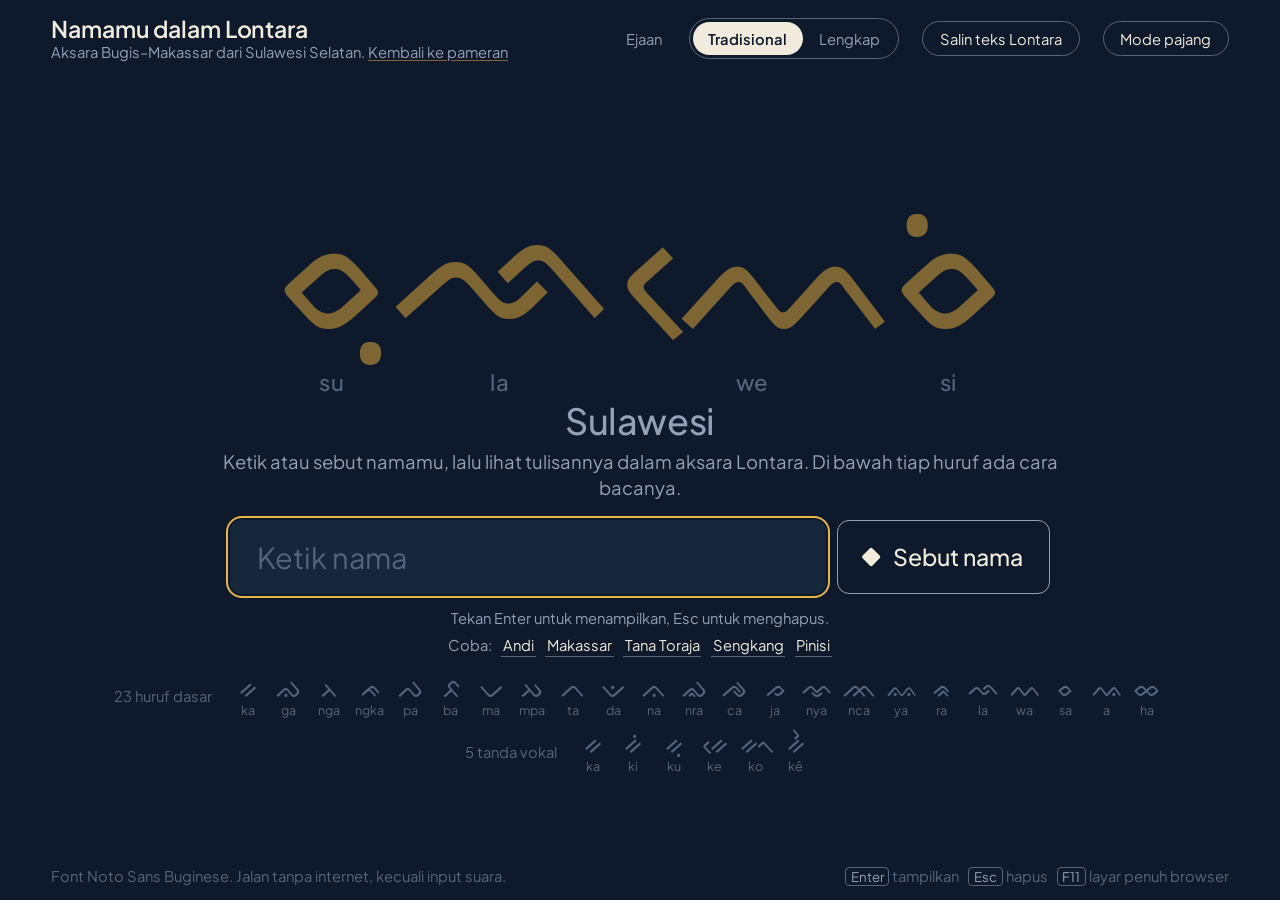
<file: lontara/index.html>
<!doctype html>
<html lang="id">
<head>
<meta charset="utf-8">
<meta name="viewport" content="width=device-width, initial-scale=1">
<title>Namamu dalam Lontara</title>
<meta name="description" content="Ketik atau sebut namamu, lalu lihat tulisannya dalam aksara Lontara, aksara Bugis–Makassar dari Sulawesi Selatan.">
<style>
@font-face{
  font-family:"Plus Jakarta Sans";
  src:url([data-uri]) format("woff2");
  font-weight:200 800;font-style:normal;font-display:block;
}
@font-face{
  font-family:"Noto Sans Buginese";
  src:url([data-uri]) format("woff2");
  font-weight:400;font-style:normal;font-display:block;
}

:root{
  --laut:#0E1A2B;
  --kayu:#16263B;
  --kayu-2:#213852;
  --emas:#E6B64C;
  --emas-redup:#7D6633;
  --kapas:#F1EBDD;
  --kabut:#93A1B8;
  --kabut-2:#55657E;
  --sutra:#E24D8B;
  --fs-0:.8rem;
  --fs-1:1rem;
  --fs-2:1.25rem;
  --fs-3:1.5625rem;
  --fs-4:1.953rem;
  --radius:12px;
  --script:"Noto Sans Buginese","Leelawadee UI","Noto Sans","Segoe UI",sans-serif;
}

*{box-sizing:border-box}
html{font-size:clamp(16px,1.05vw + 5px,26px);-webkit-text-size-adjust:100%}
body{
  margin:0;min-height:100vh;min-height:100dvh;
  display:flex;flex-direction:column;
  background:var(--laut);color:var(--kapas);
  font-family:"Plus Jakarta Sans",system-ui,-apple-system,"Segoe UI",sans-serif;
  font-weight:400;line-height:1.5;
}
button{font:inherit;color:inherit;cursor:pointer}
:focus-visible{outline:2px solid var(--emas);outline-offset:3px}

/* ---------- Baris atas ---------- */
.bar{
  display:flex;align-items:center;justify-content:space-between;gap:.75rem 2rem;flex-wrap:wrap;
  padding:.8rem 4vw .2rem;
}
.bar-title{display:flex;flex-direction:column;gap:.05rem}
.bar-title h1{margin:0;font-size:var(--fs-2);font-weight:600;letter-spacing:-.005em;line-height:1.2}
.bar-title p{margin:0;font-size:var(--fs-0);color:var(--kabut);line-height:1.3}
.bar-title a{color:inherit;text-decoration:underline;text-decoration-color:var(--emas-redup);text-underline-offset:.15em}
.bar-title a:hover{color:var(--emas)}
.bar-tools{display:flex;align-items:center;gap:.75rem 1.25rem;flex-wrap:wrap}

.seg{display:inline-flex;align-items:center;gap:.6rem;font-size:var(--fs-0);color:var(--kabut)}
.seg-pills{display:inline-flex;padding:3px;border:1px solid var(--kabut-2);border-radius:999px}
.seg label{position:relative}
.seg input{position:absolute;inset:0;opacity:0;margin:0;cursor:pointer}
.seg span{display:block;padding:.28rem .85rem;border-radius:999px;color:var(--kabut);transition:background .15s,color .15s}
.seg input:checked+span{background:var(--kapas);color:var(--laut);font-weight:600}
.seg input:focus-visible+span{outline:2px solid var(--emas);outline-offset:2px}

.btn-quiet{
  background:none;border:1px solid var(--kabut-2);border-radius:999px;
  padding:.3rem .9rem;font-size:var(--fs-0);color:var(--kapas);
}
.btn-quiet:hover{border-color:var(--kabut)}
.btn-quiet[data-done="1"]{border-color:var(--emas);color:var(--emas)}

/* ---------- Panggung ---------- */
.stage{
  flex:1;display:flex;flex-direction:column;justify-content:center;align-items:center;
  width:min(1600px,100%);margin:0 auto;padding:.4rem 4vw .6rem;gap:.75rem;
}
.hero{width:100%;text-align:center}
.hero-row{
  display:flex;flex-wrap:wrap;justify-content:center;align-items:flex-end;
  column-gap:.55em;row-gap:.1em;
  font-size:120px; /* dihitung ulang lewat JS */
  min-height:1.45em;
}
.word{display:inline-flex;align-items:flex-end}
.cell{display:flex;flex-direction:column;align-items:center;padding:0 .035em}
.glyph{
  font-family:var(--script);color:var(--emas);
  line-height:1.22;white-space:nowrap;
}
.gloss{
  font-size:max(13px,.13em);line-height:1.2;color:var(--kabut);
  margin-top:-.15em;font-weight:500;letter-spacing:.01em;white-space:nowrap;
}
.hero.is-demo .glyph{color:var(--emas-redup)}
.hero.is-demo .gloss{color:var(--kabut-2)}
.hero-name{
  margin:.2rem 0 0;font-size:var(--fs-4);font-weight:500;letter-spacing:-.01em;line-height:1.2;
}
.hero.is-demo .hero-name{color:var(--kabut)}
.note{
  margin:.35rem auto 0;max-width:62ch;font-size:var(--fs-1);color:var(--kabut);line-height:1.45;
}
.note b{color:var(--kapas);font-weight:600}

@keyframes write{
  from{opacity:0;transform:translateY(.06em) scale(.94)}
  to{opacity:1;transform:none}
}
.cell.in{animation:write .45s cubic-bezier(.2,.7,.2,1) both}

/* ---------- Masukan ---------- */
.entry{display:flex;gap:.6rem;width:min(820px,100%);margin-top:.25rem}
.field{flex:1;position:relative;min-width:0}
.field input{
  width:100%;font:inherit;font-size:var(--fs-3);font-weight:500;
  padding:.5em 2.2em .5em .9em;
  background:var(--kayu);color:var(--kapas);
  border:1px solid var(--kabut-2);border-radius:var(--radius);
  caret-color:var(--emas);
}
.field input::placeholder{color:var(--kabut-2);font-weight:400}
.field input:focus{outline:2px solid var(--emas);outline-offset:2px;border-color:transparent}
.clear{
  position:absolute;right:.45em;top:50%;transform:translateY(-50%);
  width:2em;height:2em;border:0;border-radius:50%;background:none;color:var(--kabut);
  font-size:var(--fs-2);line-height:1;display:grid;place-items:center;
}
.clear:hover{background:var(--kayu-2);color:var(--kapas)}
.clear[hidden]{display:none}

.mic{
  display:inline-flex;align-items:center;gap:.6em;
  padding:0 1.15em;border:1px solid var(--kabut);border-radius:var(--radius);
  background:transparent;color:var(--kapas);font-size:var(--fs-2);font-weight:500;white-space:nowrap;
  transition:border-color .15s,color .15s,background .15s;
}
.mic:hover{background:var(--kayu)}
.mic:disabled{cursor:not-allowed;color:var(--kabut-2);border-color:var(--kabut-2)}
.rhomb{width:.62em;height:.62em;flex:none;transform:rotate(45deg);background:currentColor;border-radius:2px}
.mic.is-listening{color:var(--sutra);border-color:var(--sutra);background:rgba(226,77,139,.08)}
@keyframes breathe{
  0%,100%{transform:rotate(45deg) scale(1);opacity:1}
  50%{transform:rotate(45deg) scale(1.35);opacity:.55}
}
.mic.is-listening .rhomb{animation:breathe 1.1s ease-in-out infinite}

.hint{
  margin:0;font-size:var(--fs-0);color:var(--kabut);text-align:center;max-width:72ch;line-height:1.4;
}
.hint[data-kind="error"]{color:var(--kapas)}
.chips{
  margin:-.45rem 0 0;font-size:var(--fs-0);color:var(--kabut);
  display:flex;flex-wrap:wrap;justify-content:center;gap:.25rem .5rem;align-items:baseline;
}
.chip{
  background:none;border:0;padding:0 .1rem;color:var(--kapas);
  border-bottom:1px solid var(--kabut-2);line-height:1.3;
}
.chip:hover{border-bottom-color:var(--emas);color:var(--emas)}

/* ---------- Bagan huruf ---------- */
.chart{
  display:flex;flex-wrap:wrap;justify-content:center;gap:.4rem 2rem;
  width:100%;margin-top:.1rem;
}
.chart-group{display:flex;align-items:center;gap:.9rem;flex-wrap:wrap;justify-content:center}
.chart-cap{margin:0;font-size:var(--fs-0);color:var(--kabut-2);white-space:nowrap}
.chart ul{list-style:none;margin:0;padding:0;display:flex;flex-wrap:wrap;gap:.15rem;justify-content:center}
.chart li{
  display:flex;flex-direction:column;align-items:center;justify-content:flex-end;
  min-width:2.05rem;padding:.1rem .25rem .15rem;border-radius:8px;color:var(--kabut-2);
  transition:background .2s,color .2s;
}
.chart .g{font-family:var(--script);font-size:1.3rem;line-height:1.2;color:var(--kabut-2);transition:color .2s}
.chart .l{font-size:.68rem;line-height:1.2}
.chart li.on{background:var(--kayu);color:var(--kapas)}
.chart li.on .g{color:var(--emas)}

/* ---------- Kaki ---------- */
.foot{
  display:flex;justify-content:space-between;align-items:center;gap:.5rem 1rem;flex-wrap:wrap;
  padding:.2rem 4vw .7rem;font-size:var(--fs-0);color:var(--kabut-2);
}
.foot p{margin:0}
.foot kbd{
  font:inherit;font-size:.9em;padding:0 .35em;border:1px solid var(--kabut-2);border-radius:4px;color:var(--kabut);
}

/* ---------- Mode pajang ---------- */
body.pajang .bar,body.pajang .chart,body.pajang .foot,body.pajang .hint,body.pajang .chips{display:none}
body.pajang .stage{gap:2rem}
body.pajang .entry{opacity:.22;transition:opacity .25s}
body.pajang .entry:hover,body.pajang .entry:focus-within{opacity:1}

@media (max-width:720px){
  .entry{flex-direction:column}
  .mic{justify-content:center;padding:.6em 1em}
  .bar{padding-top:.75rem}
}
@media (prefers-reduced-motion:reduce){
  .cell.in{animation:none}
  .mic.is-listening .rhomb{animation:none;transform:rotate(45deg) scale(1.2)}
  .seg span,.mic,.chart li,.chart .g{transition:none}
}
</style>
</head>
<body>

<header class="bar">
  <div class="bar-title">
    <h1>Namamu dalam Lontara</h1>
    <p>Aksara Bugis–Makassar dari Sulawesi Selatan. <a href="../">Kembali ke pameran</a></p>
  </div>
  <div class="bar-tools">
    <div class="seg" role="radiogroup" aria-label="Ejaan">
      <span>Ejaan</span>
      <div class="seg-pills">
        <label><input type="radio" name="mode" value="trad" checked><span>Tradisional</span></label>
        <label><input type="radio" name="mode" value="full"><span>Lengkap</span></label>
      </div>
    </div>
    <button class="btn-quiet" id="btnCopy" type="button">Salin teks Lontara</button>
    <button class="btn-quiet" id="btnPajang" type="button">Mode pajang</button>
  </div>
</header>

<main class="stage">
  <section class="hero is-demo" id="hero" aria-live="polite" aria-atomic="true">
    <div class="hero-row" id="heroRow"></div>
    <p class="hero-name" id="heroName"></p>
    <p class="note" id="note"></p>
  </section>

  <form class="entry" id="form" autocomplete="off">
    <div class="field">
      <input id="nameInput" type="text" inputmode="text" maxlength="48" spellcheck="false"
             autocomplete="off" autocapitalize="words" placeholder="Ketik nama" aria-label="Nama">
      <button class="clear" id="btnClear" type="button" aria-label="Hapus nama" hidden>×</button>
    </div>
    <button class="mic" id="btnMic" type="button" aria-pressed="false">
      <span class="rhomb" aria-hidden="true"></span><span id="micLabel">Sebut nama</span>
    </button>
  </form>

  <p class="hint" id="hint"></p>
  <p class="chips" id="chips"></p>

  <section class="chart" aria-label="Huruf Lontara">
    <div class="chart-group">
      <p class="chart-cap">23 huruf dasar</p>
      <ul id="letters"></ul>
    </div>
    <div class="chart-group">
      <p class="chart-cap">5 tanda vokal</p>
      <ul id="vowels"></ul>
    </div>
  </section>
</main>

<footer class="foot">
  <p>Font Noto Sans Buginese. Jalan tanpa internet, kecuali input suara.</p>
  <p><kbd>Enter</kbd> tampilkan &nbsp; <kbd>Esc</kbd> hapus &nbsp; <kbd>F11</kbd> layar penuh browser</p>
</footer>

<script>
(function(){
'use strict';

/* ===================== Mesin alih aksara ===================== */
const LETTERS=[
  ['k','ᨀ','ka'],['g','ᨁ','ga'],['ng','ᨂ','nga'],['ngk','ᨃ','ngka'],
  ['p','ᨄ','pa'],['b','ᨅ','ba'],['m','ᨆ','ma'],['mp','ᨇ','mpa'],
  ['t','ᨈ','ta'],['d','ᨉ','da'],['n','ᨊ','na'],['nr','ᨋ','nra'],
  ['c','ᨌ','ca'],['j','ᨍ','ja'],['ny','ᨎ','nya'],['nc','ᨏ','nca'],
  ['y','ᨐ','ya'],['r','ᨑ','ra'],['l','ᨒ','la'],['w','ᨓ','wa'],
  ['s','ᨔ','sa'],['','ᨕ','a'],['h','ᨖ','ha']
];
const CONS={};LETTERS.forEach(([k,g,l])=>{CONS[k]={g,l};});
const VSIGN={a:'',i:'ᨗ',u:'ᨘ',e:'ᨙ',o:'ᨚ','ə':'ᨛ'};
const VLATIN={a:'a',i:'i',u:'u',e:'e',o:'o','ə':'ê'};
const VOWELS='aiueoə';
const isV=ch=>!!ch&&VOWELS.includes(ch);
const SUBS={f:'p',v:'w',z:'j',q:'k',kh:'k',sy:'s',sh:'s',ch:'c',th:'t',dh:'d',ph:'p',gh:'g',zh:'j'};
const DIGRAPHS=['ngk','ng','ny','mp','nr','nc','kh','sy','sh','ch','th','dh','ph','gh','zh'];
const PRENASAL=new Set(['ngk','mp','nr','nc']);

function normalize(str){
  let s=String(str||'').toLowerCase();
  s=s.replace(/[êëè]/g,'ə').replace(/é/g,'e');
  s=s.normalize('NFD').replace(/[\u0300-\u036f]/g,'');
  s=s.replace(/eu/g,'ə');          // "eu" ala Sunda: Euis, Teuku
  s=s.replace(/oe/g,'u');          // ejaan lama: Soekarno
  s=s.replace(/dj/g,'j').replace(/tj/g,'c');
  s=s.replace(/([bcdfgjklmpqrtvwxz])y(?=[aiueoə])/g,'$1i'); // Ryan, Dyah, Aditya
  s=s.replace(/y(?![aiueoə])/g,'i');                         // Rizky, Dedy, Mey
  s=s.replace(/x/g,'ks');
  s=s.replace(/['’`]/g,'');        // hamzah / glottal tidak ditulis
  s=s.replace(/[^a-zə]+/g,' ').trim();
  return s;
}

function parseWord(w){
  const toks=[];let i=0;
  while(i<w.length){
    const ch=w[i];
    if(isV(ch)){toks.push({c:null,v:ch});i++;continue;}
    let key=null;
    for(const d of DIGRAPHS){
      if(w.startsWith(d,i)){
        if(PRENASAL.has(d)&&!isV(w[i+d.length]))continue;
        key=d;break;
      }
    }
    if(!key)key=ch;
    i+=key.length;
    let sub=null,k=key;
    if(SUBS[k]){sub=[k,SUBS[k]];k=SUBS[k];}
    if(!CONS[k])continue;
    const next=w[i]||'';
    if(isV(next)){toks.push({c:k,v:next,sub});i++;}
    else toks.push({c:k,v:null,coda:true,sub});
  }
  const out=[];let gem=false;
  for(let j=0;j<toks.length;j++){
    const t=toks[j],n=toks[j+1];
    if(t.coda&&n&&n.c===t.c){gem=true;continue;} // huruf dobel ditulis sekali
    out.push(t);
  }
  out.gem=gem;
  return out;
}

function renderWord(tokens,mode){
  const cells=[],dropped=[],written=[],subs=[];
  for(const t of tokens){
    if(t.sub)subs.push(t.sub);
    if(t.coda){
      if(mode==='trad'){dropped.push(t.c);continue;}
      written.push(t.c);
      cells.push({g:CONS[t.c].g,l:CONS[t.c].l,c:t.c,v:'a'});
      continue;
    }
    const ck=t.c===null?'':t.c;
    const base=CONS[ck];
    const consLatin=ck===''?'':base.l.slice(0,-1);
    cells.push({g:base.g+VSIGN[t.v],l:consLatin+VLATIN[t.v],c:ck,v:t.v});
  }
  return {cells,dropped,written,subs,gem:!!tokens.gem};
}

function transliterate(input,mode){
  const words=normalize(input).split(' ').filter(Boolean).map(w=>renderWord(parseWord(w),mode)).filter(w=>w.cells.length);
  return words;
}

function uniq(arr){return arr.filter((x,i)=>arr.indexOf(x)===i);}
function daftar(items){
  if(items.length<=1)return items.join('');
  return items.slice(0,-1).join(', ')+' dan '+items[items.length-1];
}
function explain(words,mode){
  const dropped=uniq([].concat(...words.map(w=>w.dropped)));
  const written=uniq([].concat(...words.map(w=>w.written)));
  const subKeys=uniq([].concat(...words.map(w=>w.subs.map(s=>s[0]))));
  const gem=words.some(w=>w.gem);
  const p=[];
  if(mode==='trad'&&dropped.length){
    p.push(`Konsonan mati <b>${daftar(dropped)}</b> tidak ditulis. Lontara tidak punya tanda mati, jadi pembaca menebaknya dari konteks.`);
  }else if(mode==='full'&&written.length){
    p.push(`Konsonan mati <b>${daftar(written)}</b> ditulis ${daftar(written.map(c=>CONS[c].l))} supaya gampang dibaca; ejaan tradisional menghilangkannya.`);
  }else{
    p.push('Semua suku katanya terbuka, jadi tidak ada huruf yang perlu dihilangkan.');
  }
  if(subKeys.length){
    const to=uniq(subKeys.map(k=>SUBS[k]));
    p.push(`Lontara tidak punya huruf <b>${daftar(subKeys)}</b>, jadi ditulis ${daftar(to)}.`);
  }
  if(gem)p.push('Huruf dobel ditulis sekali.');
  return p.join(' ');
}

function titleCase(s){
  return s.trim().replace(/\s+/g,' ').split(' ').map(w=>w?w[0].toUpperCase()+w.slice(1).toLowerCase():'').join(' ');
}

/* ===================== Elemen ===================== */
const $=id=>document.getElementById(id);
const hero=$('hero'),heroRow=$('heroRow'),heroName=$('heroName'),note=$('note');
const input=$('nameInput'),btnClear=$('btnClear'),btnMic=$('btnMic'),micLabel=$('micLabel');
const hint=$('hint'),chips=$('chips'),lettersUl=$('letters'),vowelsUl=$('vowels');
const btnCopy=$('btnCopy'),btnPajang=$('btnPajang');

const DEMO='Sulawesi';
const CONTOH=['Andi','Makassar','Tana Toraja','Sengkang','Pinisi'];
let mode='trad';
let words=[];
let lastLontara='';

/* Bagan huruf */
LETTERS.forEach(([k,g,l])=>{
  const li=document.createElement('li');li.dataset.c=k;
  li.innerHTML=`<span class="g">${g}</span><span class="l">${l}</span>`;
  lettersUl.appendChild(li);
});
[['a','ᨀ','ka'],['i','ᨀᨗ','ki'],['u','ᨀᨘ','ku'],['e','ᨀᨙ','ke'],['o','ᨀᨚ','ko'],['ə','ᨀᨛ','kê']].forEach(([v,g,l])=>{
  const li=document.createElement('li');li.dataset.v=v;
  li.innerHTML=`<span class="g">${g}</span><span class="l">${l}</span>`;
  vowelsUl.appendChild(li);
});

/* Petunjuk bawaan */
const HINT_DEFAULT='Tekan Enter untuk menampilkan, Esc untuk menghapus.';
let micNote='';
function hintDefault(){
  hint.dataset.kind=micNote?'error':'';
  hint.textContent=micNote||HINT_DEFAULT;
}
function hintSay(msg,kind){
  hint.dataset.kind=kind||'';
  hint.textContent=msg;
}
(function buildChips(){
  const lead=document.createElement('span');lead.textContent='Coba:';chips.appendChild(lead);
  CONTOH.forEach(n=>{
    const b=document.createElement('button');b.type='button';b.className='chip';b.textContent=n;
    b.addEventListener('click',()=>{input.value=n;update(true);});
    chips.appendChild(b);
  });
})();
hintDefault();

/* ===================== Ukuran hero ===================== */
const canvas=document.createElement('canvas');
const ctx=canvas.getContext('2d');
let fontReady=false;
function measureEm(str){
  if(!fontReady)return 1.1;
  ctx.font='100px "Noto Sans Buginese"';
  return ctx.measureText(str).width/100;
}
function fitHero(){
  if(!words.length)return;
  const W=heroRow.clientWidth||window.innerWidth*.9;
  const pajang=document.body.classList.contains('pajang');
  const maxSize=pajang
    ?Math.min(window.innerHeight*.4,window.innerWidth*.28)
    :Math.min(window.innerHeight*.19,window.innerWidth*.19);
  const minSize=34;
  const units=words.map(w=>w.cells.reduce((a,c)=>a+Math.max(.6,measureEm(c.g))+.07,0));
  const total=units.reduce((a,b)=>a+b,0)+(words.length-1)*.55;
  const longest=Math.max(...units);
  const avail=W*.97;
  let size=Math.min(maxSize,avail/total);
  if(size<72&&words.length>1){
    for(let rows=2;rows<=Math.min(4,words.length);rows++){
      const s=Math.min(maxSize,avail/Math.max(longest,total/rows));
      if(s>size)size=s;
      if(s>=72)break;
    }
  }
  if(size<minSize)size=Math.min(minSize,avail/longest);
  heroRow.style.fontSize=Math.floor(size)+'px';
}

/* ===================== Render ===================== */
function update(animate){
  const raw=input.value;
  const isDemo=!normalize(raw);
  const src=isDemo?DEMO:raw;
  words=transliterate(src,mode);
  hero.classList.toggle('is-demo',isDemo);
  btnClear.hidden=!raw.length;

  heroRow.innerHTML='';
  let idx=0;
  const reduce=window.matchMedia('(prefers-reduced-motion: reduce)').matches;
  words.forEach(w=>{
    const wd=document.createElement('span');wd.className='word';
    w.cells.forEach(c=>{
      const cell=document.createElement('span');
      cell.className='cell'+(animate&&!reduce?' in':'');
      if(animate&&!reduce)cell.style.animationDelay=(idx*85)+'ms';
      cell.innerHTML=`<span class="glyph">${c.g}</span><span class="gloss">${c.l}</span>`;
      wd.appendChild(cell);idx++;
    });
    heroRow.appendChild(wd);
  });
  lastLontara=words.map(w=>w.cells.map(c=>c.g).join('')).join(' ');

  if(isDemo){
    heroName.textContent=DEMO;
    note.innerHTML='Ketik atau sebut namamu, lalu lihat tulisannya dalam aksara Lontara. Di bawah tiap huruf ada cara bacanya.';
  }else if(!words.length){
    heroName.textContent=titleCase(raw);
    note.innerHTML='Belum ada huruf yang bisa dibaca. Pakai huruf a sampai z saja.';
  }else{
    heroName.textContent=titleCase(raw);
    note.innerHTML=explain(words,mode);
  }

  const usedC=new Set(),usedV=new Set();
  words.forEach(w=>w.cells.forEach(c=>{usedC.add(c.c);usedV.add(c.v);}));
  lettersUl.querySelectorAll('li').forEach(li=>li.classList.toggle('on',!isDemo&&usedC.has(li.dataset.c)));
  vowelsUl.querySelectorAll('li').forEach(li=>li.classList.toggle('on',!isDemo&&usedV.has(li.dataset.v)));

  fitHero();
}

/* ===================== Kejadian ===================== */
input.addEventListener('input',()=>update(false));
$('form').addEventListener('submit',e=>{e.preventDefault();commit();});
function commit(){
  update(true);
  if(normalize(input.value))input.blur();
}
function clearAll(){
  input.value='';update(false);input.focus();
}
btnClear.addEventListener('click',clearAll);

document.querySelectorAll('input[name="mode"]').forEach(r=>{
  r.addEventListener('change',()=>{mode=r.value;update(false);});
});

btnCopy.addEventListener('click',async()=>{
  const text=lastLontara;
  let ok=false;
  try{await navigator.clipboard.writeText(text);ok=true;}
  catch(e){
    const ta=document.createElement('textarea');ta.value=text;ta.style.position='fixed';ta.style.opacity='0';
    document.body.appendChild(ta);ta.select();try{ok=document.execCommand('copy');}catch(_){}
    ta.remove();
  }
  btnCopy.textContent=ok?'Tersalin':'Gagal menyalin';
  btnCopy.dataset.done=ok?'1':'';
  setTimeout(()=>{btnCopy.textContent='Salin teks Lontara';btnCopy.dataset.done='';},1600);
});

function setPajang(on){
  document.body.classList.toggle('pajang',on);
  btnPajang.textContent=on?'Keluar mode pajang':'Mode pajang';
  if(on&&document.documentElement.requestFullscreen&&!document.fullscreenElement){
    document.documentElement.requestFullscreen().catch(()=>{});
  }else if(!on&&document.fullscreenElement&&document.exitFullscreen){
    document.exitFullscreen().catch(()=>{});
  }
  setTimeout(fitHero,60);
}
btnPajang.addEventListener('click',()=>setPajang(!document.body.classList.contains('pajang')));
document.addEventListener('fullscreenchange',()=>{
  if(!document.fullscreenElement&&document.body.classList.contains('pajang'))setPajang(false);
  setTimeout(fitHero,60);
});

document.addEventListener('keydown',e=>{
  if(e.key==='Escape'){
    if(document.fullscreenElement)return; // browser yang keluar dari layar penuh
    if(document.body.classList.contains('pajang')){setPajang(false);return;}
    if(input.value){clearAll();}
    return;
  }
  const typing=document.activeElement===input;
  if(!typing&&!e.ctrlKey&&!e.metaKey&&!e.altKey&&e.key.length===1&&/[\p{L}\s]/u.test(e.key)){
    input.focus();
  }
});

window.addEventListener('resize',fitHero);

/* ===================== Suara ===================== */
const SR=window.SpeechRecognition||window.webkitSpeechRecognition;
let rec=null,listening=false,gotFinal=false,gotAny=false;

function micUnavailable(msg){
  btnMic.disabled=true;
  btnMic.title=msg;
  micLabel.textContent='Suara tidak tersedia';
  micNote=msg;
  hintDefault();
}
if(!SR){
  micUnavailable('Input suara butuh Chrome atau Edge. Ketik nama saja dulu.');
}else if(location.protocol==='file:'){
  micUnavailable('Input suara hanya jalan lewat alamat https:// atau localhost, bukan dari file langsung. Caranya ada di README.');
}else if(!window.isSecureContext){
  micUnavailable('Input suara butuh alamat https:// atau localhost. Lihat README.');
}

function cleanTranscript(t){
  let s=t.trim();
  s=s.replace(/^(halo|hai|oke|ok)[,\s]+/i,'');
  s=s.replace(/^(nama\s*(saya|aku|gue|gw|ku|nya)?|namaku|saya|aku|gue|gw)\s+(adalah\s+|itu\s+)?/i,'');
  s=s.replace(/[.,!?]+$/,'');
  return titleCase(s);
}
function setListening(on){
  listening=on;
  btnMic.classList.toggle('is-listening',on);
  btnMic.setAttribute('aria-pressed',on?'true':'false');
  micLabel.textContent=on?'Mendengarkan':'Sebut nama';
  if(on)hintSay('Sebut namamu dengan jelas. Klik lagi untuk berhenti.');
}
const ERR={
  'not-allowed':'Mikrofon belum diizinkan. Klik ikon gembok di sebelah alamat web, izinkan mikrofon, lalu coba lagi.',
  'service-not-allowed':'Layanan pengenalan suara diblokir di browser ini. Coba Chrome atau Edge.',
  'network':'Pengenalan suara butuh internet. Cek koneksi, lalu coba lagi.',
  'no-speech':'Tidak ada suara yang terdengar. Coba lagi, lebih dekat ke mikrofon.',
  'audio-capture':'Mikrofon tidak ditemukan. Pasang atau pilih mikrofon, lalu coba lagi.',
  'language-not-supported':'Bahasa Indonesia tidak didukung oleh pengenal suara ini.'
};
btnMic.addEventListener('click',()=>{
  if(!SR||btnMic.disabled)return;
  if(listening){try{rec.stop();}catch(_){}return;}
  rec=new SR();
  rec.lang='id-ID';rec.interimResults=true;rec.continuous=false;rec.maxAlternatives=1;
  gotFinal=false;gotAny=false;
  rec.onstart=()=>setListening(true);
  rec.onresult=e=>{
    let text='',final=false;
    for(let i=e.resultIndex;i<e.results.length;i++){
      text+=e.results[i][0].transcript;
      if(e.results[i].isFinal)final=true;
    }
    const name=cleanTranscript(text);
    if(!name)return;
    gotAny=true;
    input.value=name;
    if(final){gotFinal=true;commit();}else update(false);
  };
  rec.onerror=e=>{
    if(e.error==='aborted')return;
    hintSay(ERR[e.error]||('Input suara gagal ('+e.error+'). Ketik nama saja dulu.'),'error');
    rec._err=true;
  };
  rec.onend=()=>{
    setListening(false);
    if(rec._err)return;
    if(gotFinal){hintDefault();}
    else if(gotAny){commit();hintDefault();}
    else hintSay('Tidak ada nama yang tertangkap. Coba lagi, atau ketik.','error');
  };
  try{rec.start();}catch(err){hintSay('Input suara tidak bisa dimulai. Ketik nama saja dulu.','error');}
});

/* ===================== Mulai ===================== */
update(false);
if(document.fonts&&document.fonts.load){
  document.fonts.load('100px "Noto Sans Buginese"').then(()=>{fontReady=true;fitHero();}).catch(()=>{});
  document.fonts.ready.then(()=>{fontReady=true;fitHero();});
}
input.focus();
})();
</script>
<script type="module" src="https://static.cloudflareinsights.com/beacon.min.js/v4bc70e2c01a94c73b74392e4234840661791215815920" integrity="sha512-L0ha0OXavK/8okipN9F8BtP84dg9DUhPERbBXzwI6dgTA55d2+yweo3pn5CSFYs45/r8md2+xvUPtTdvTNRfjA==" data-cf-beacon='{"version":"2024.11.0","token":"1954b47c125f43f8b4338b3c4f804e4f","spa":2}' crossorigin="anonymous"></script>
</body>
</html>
</file>
